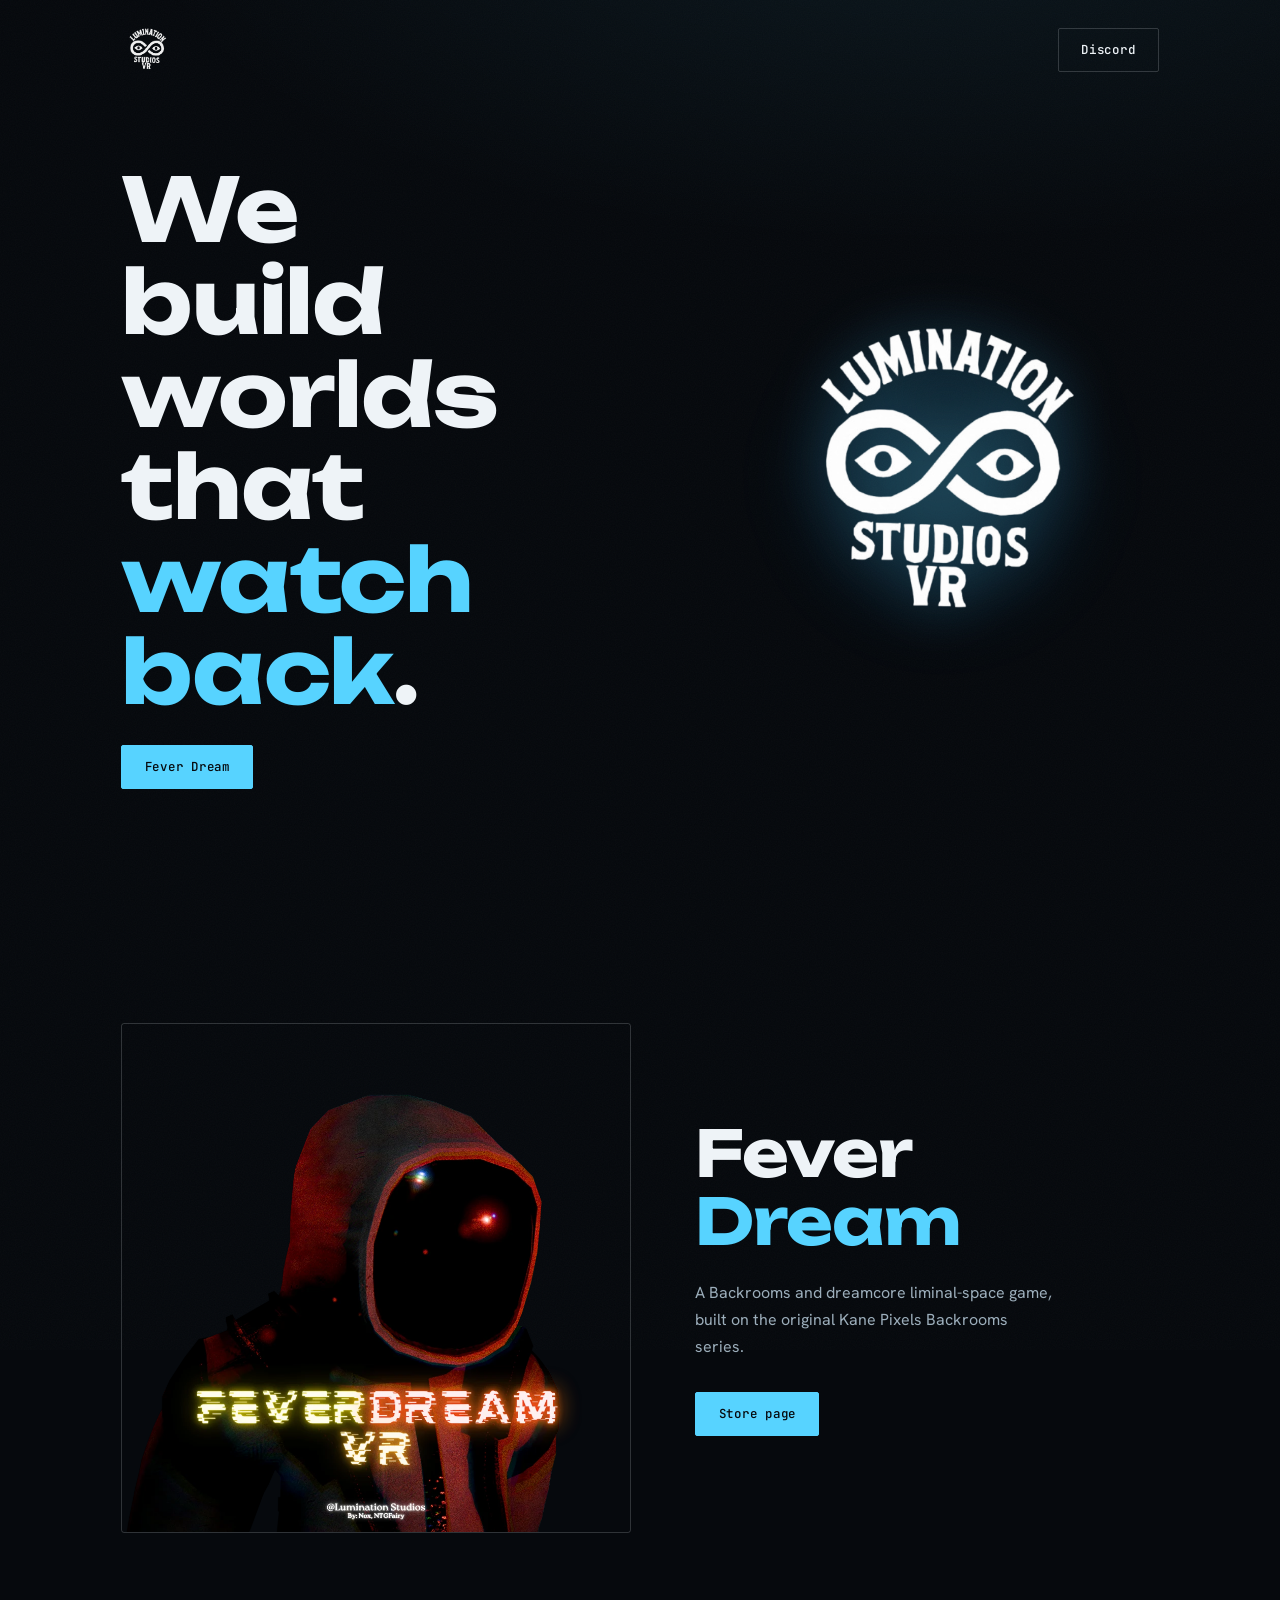
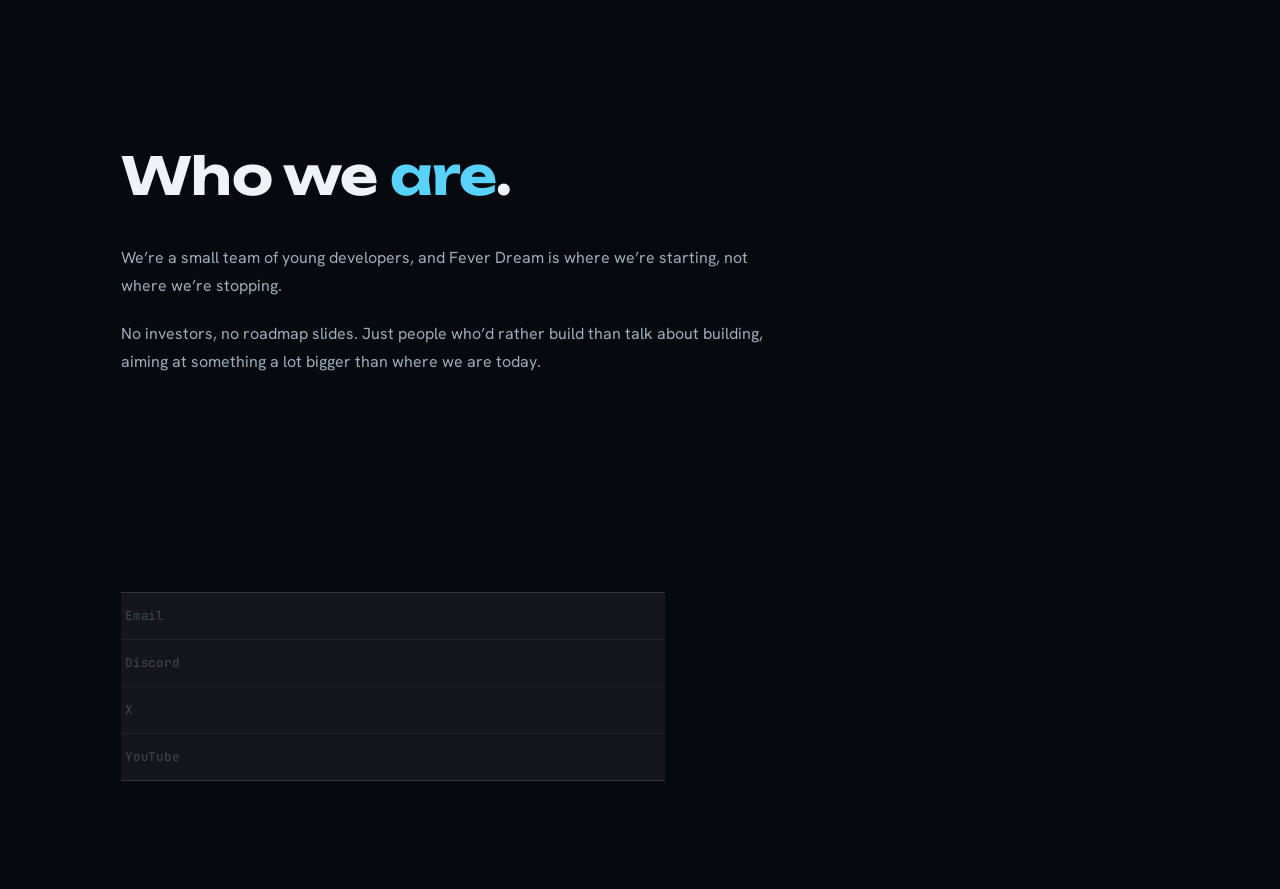
<file: index.html>
<!DOCTYPE html>
<html lang="en">
<head>
<meta charset="utf-8" />
<meta name="viewport" content="width=device-width, initial-scale=1" />
<title>Lumination Studios VR: Developers of Fever Dream</title>

<!-- Set before first paint. The hero's fade is gated on .js so a JS-less
     visitor gets the page fully visible instead of blank. -->
<script>document.documentElement.classList.add("js");</script>

<!-- TODO(CONTENT): rewrite once studio copy is finalised. -->
<meta name="description" content="Lumination Studios VR, a virtual reality studio. We make Fever Dream." />
<meta name="theme-color" content="#08080b" />

<meta property="og:type" content="website" />
<meta property="og:title" content="Lumination Studios VR" />
<meta property="og:description" content="A virtual reality studio. We make Fever Dream." />
<meta property="og:image" content="assets/logo-lumination.png" />
<meta name="twitter:card" content="summary_large_image" />

<link rel="icon" href="assets/logo-lumination.png" />
<link rel="preconnect" href="https://fonts.googleapis.com" />
<link rel="preconnect" href="https://fonts.gstatic.com" crossorigin />
<link href="https://fonts.googleapis.com/css2?family=Hanken+Grotesk:wght@400;500&family=JetBrains+Mono:wght@400;500&family=Unbounded:wght@500;700;800&display=swap" rel="stylesheet" />
<link rel="stylesheet" href="css/style.css" />
</head>
<body>

<div class="grain" aria-hidden="true"></div>

<a href="#main" class="skip">Skip to content</a>

<header class="nav">
  <a class="nav__brand" href="#" aria-label="Lumination Studios VR home">
    <img src="assets/logo-lumination.png" alt="" width="644" height="644" />
  </a>
  <a class="btn" href="https://discord.gg/feverdreamvr" target="_blank" rel="noopener">Discord</a>
</header>

<main id="main">

  <section class="hero">
    <div class="hero__mark">
      <img class="hero__logo" src="assets/logo-lumination.png"
           alt="Lumination Studios VR logo: an infinity symbol formed of two eyes."
           width="644" height="644" fetchpriority="high" />
    </div>

    <div class="hero__copy">
      <!-- TODO(COPY): placeholder headline, written to the eye/infinity mark. -->
      <h1 class="hero__title">We build worlds<br />that <em>watch back</em>.</h1>
      <div class="hero__cta">
        <a class="btn btn--primary" href="#work">Fever Dream</a>
      </div>
    </div>
  </section>

  <section class="feature" id="work">
    <div class="feature__media">
      <img src="assets/fever-dream-key-art.webp"
           alt="Fever Dream VR key art: a hooded, faceless figure lit by scattered glints of colour, with a glitching FEVERDREAM VR logo below."
           width="1000" height="1000" loading="lazy" />
    </div>

    <div class="feature__body">
      <h2 class="feature__title">Fever <em>Dream</em></h2>

      <p class="feature__desc">A Backrooms and dreamcore liminal-space game, built on the original Kane Pixels Backrooms series.</p>

      <div class="feature__links">
        <a class="btn btn--primary" href="https://www.meta.com/experiences/quest/26451641771161792/?require_login=true" target="_blank" rel="noopener">Store page</a>
      </div>
    </div>
  </section>

  <section class="section" id="studio">
    <h2 class="section__title">Who we <em>are</em>.</h2>
    <div class="studio__text">
      <p>We&rsquo;re a small team of young developers, and Fever Dream is where we&rsquo;re starting, not where we&rsquo;re stopping.</p>
      <p>No investors, no roadmap slides. Just people who&rsquo;d rather build than talk about building, aiming at something a lot bigger than where we are today.</p>
    </div>
  </section>

  <section class="section" id="contact">
    <ul class="contact__links">
      <li><a class="is-disabled" aria-disabled="true" href="#" tabindex="-1">Email</a></li>
      <li><a class="is-disabled" aria-disabled="true" href="#" tabindex="-1">Discord</a></li>
      <li><a class="is-disabled" aria-disabled="true" href="#" tabindex="-1">X</a></li>
      <li><a class="is-disabled" aria-disabled="true" href="#" tabindex="-1">YouTube</a></li>
    </ul>
  </section>

</main>

<script src="js/main.js" defer></script>
</body>
</html>
</file>
<file: css/style.css>
/* Near-black, frost-lit, film grain. That's the whole kit.

   Motion policy: the hero fades up once on load. No scroll reveals,
   nothing follows the cursor, nothing loops. Don't animate a section
   in on scroll. It's the fastest way to make a page feel machine-made. */

:root {
  color-scheme: dark;

  --void:      #06090d;
  --void-2:    #0b131a;
  --void-3:    #121f29;
  --bone:      #eef3f7;
  --bone-dim:  #9caebb;
  --bone-mute: #64737d;

  --frost:      #57d3ff;
  --frost-deep: #1fa8ff;

  --line:      rgba(238, 243, 247, .10);
  --line-2:    rgba(238, 243, 247, .18);

  --display: "Unbounded", ui-sans-serif, system-ui, sans-serif;
  --body:    "Hanken Grotesk", ui-sans-serif, system-ui, sans-serif;
  --mono:    "JetBrains Mono", ui-monospace, SFMono-Regular, monospace;

  --gut: clamp(1.25rem, 4vw, 3.5rem);
  --max: 1140px;

  --ease: cubic-bezier(.2, .7, .3, 1);
}

/* reset */
*, *::before, *::after { box-sizing: border-box; }
* { margin: 0; }
html { -webkit-text-size-adjust: 100%; }
html:focus-within { scroll-behavior: smooth; }
img { display: block; max-width: 100%; }
a { color: inherit; }

body {
  background: var(--void);
  color: var(--bone);
  font-family: var(--body);
  font-size: clamp(1rem, .95rem + .2vw, 1.05rem);
  line-height: 1.6;
  -webkit-font-smoothing: antialiased;
  overflow-x: clip;
  /* one soft bloom behind the mark, so the page isn't flat black */
  background-image: radial-gradient(100vw 60vh at 72% -10%, rgba(87, 211, 255, .07), transparent 62%);
  background-attachment: fixed;
}

::selection { background: var(--frost); color: var(--void); }

.skip {
  position: fixed; top: -100px; left: 1rem; z-index: 100;
  background: var(--frost); color: var(--void);
  padding: .7rem 1.1rem; border-radius: 2px;
  font: 500 .85rem/1 var(--mono); text-decoration: none;
  transition: top .2s var(--ease);
}
.skip:focus { top: 1rem; }

:focus-visible { outline: 2px solid var(--frost); outline-offset: 3px; border-radius: 2px; }

/* grain: the only thing still moving */
.grain {
  position: fixed; inset: -50%; z-index: 1; pointer-events: none;
  opacity: .03;
  background-image: url("data:image/svg+xml,%3Csvg xmlns='http://www.w3.org/2000/svg' width='200' height='200'%3E%3Cfilter id='n'%3E%3CfeTurbulence type='fractalNoise' baseFrequency='.85' numOctaves='3'/%3E%3C/filter%3E%3Crect width='200' height='200' filter='url(%23n)'/%3E%3C/svg%3E");
  animation: grain 6s steps(4) infinite;
  will-change: transform;
}
@keyframes grain {
  0%,100% { transform: translate(0,0); }
  25%     { transform: translate(-2%, 1%); }
  50%     { transform: translate(1%, -2%); }
  75%     { transform: translate(2%, 2%); }
}

main, .nav { position: relative; z-index: 2; }

/* type */
h1, h2 { font-family: var(--display); font-weight: 700; line-height: 1.05; letter-spacing: -.015em; text-wrap: balance; }
h1 em, h2 em { font-style: normal; color: var(--frost); }

.nav {
  display: flex; flex-wrap: wrap; align-items: center; justify-content: space-between;
  gap: 1rem 1.5rem;
  padding: 1.5rem var(--gut);
  max-width: var(--max);
  margin-inline: auto;
}
.nav__brand { display: block; line-height: 0; }
.nav__brand img { width: 52px; height: 52px; opacity: .95; }

.hero {
  max-width: var(--max);
  margin-inline: auto;
  padding: clamp(2rem, 7vh, 5rem) var(--gut) clamp(5rem, 14vh, 9rem);
  display: grid;
  grid-template-columns: minmax(0, 1fr) minmax(0, .8fr);
  align-items: center;
  gap: clamp(2rem, 5vw, 5rem);
}

/* grid-row is NOT optional on either hero child. With only a definite
   column, auto-placement puts the copy in row 2 (the cursor has already
   passed column 1 after the mark lands), which reopens a dead void
   top-left. Pin both. */
.hero__copy { grid-column: 1; grid-row: 1; max-width: 36ch; }
.hero__title { font-size: clamp(2.75rem, 7.5vw, 5.5rem); margin-bottom: 1.75rem; }

.hero__mark {
  grid-column: 2; grid-row: 1;
  position: relative;
  display: grid; place-items: center;
  isolation: isolate;
}
.hero__mark::before {
  content: ""; position: absolute; z-index: -1;
  width: 76%; aspect-ratio: 1; border-radius: 50%;
  background: radial-gradient(circle, rgba(87,211,255,.26), rgba(31,168,255,.10) 45%, transparent 70%);
  filter: blur(30px);
}
.hero__logo {
  width: min(100%, 360px); height: auto;
  filter: drop-shadow(0 0 30px rgba(87, 211, 255, .24));
}

.hero__cta { display: flex; flex-wrap: wrap; gap: .75rem; }

@media (max-width: 820px) {
  .hero {
    grid-template-columns: 1fr;
    padding-bottom: clamp(3rem, 8vh, 5rem);
  }
  .hero__mark { grid-column: 1; grid-row: 1; justify-self: start; }
  .hero__copy { grid-column: 1; grid-row: 2; max-width: none; }
  .hero__logo { width: min(100%, 260px); }
}

/* the hero fades up, once, on load */
@keyframes rise { from { opacity: 0; } to { opacity: 1; } }
.js .hero__mark { animation: rise 1.4s var(--ease) both; }
.js .hero__copy { animation: rise 1.2s var(--ease) .2s both; }

.btn {
  display: inline-flex; align-items: center;
  min-height: 44px;
  padding: .8rem 1.4rem;
  border: 1px solid var(--line-2);
  border-radius: 2px;
  font: 500 .78rem/1 var(--mono);
  letter-spacing: .06em;
  text-decoration: none; color: var(--bone);
  touch-action: manipulation;
  -webkit-tap-highlight-color: transparent;
  /* no translateY lift on hover; these light up instead */
  transition: background .3s var(--ease), border-color .3s var(--ease), color .3s var(--ease);
}
.btn:hover { border-color: var(--frost); color: var(--frost); }

.btn--primary { background: var(--frost); color: var(--void); border-color: var(--frost); }
.btn--primary:hover { background: var(--frost-deep); border-color: var(--frost-deep); color: var(--void); }

/* NOTE: don't put `border-style` on .is-disabled; on elements with no
   border declared it resolves against the default `medium` width and
   paints a 3px currentColor border out of nowhere. */
.is-disabled { opacity: .4; cursor: not-allowed; pointer-events: none; text-decoration: none; }
.btn.is-disabled { border-style: dashed; }

.section {
  max-width: var(--max);
  margin-inline: auto;
  padding: clamp(4rem, 12vh, 7rem) var(--gut);
}
.section__title { font-size: clamp(2rem, 4.5vw, 3.25rem); margin-bottom: 2.5rem; }

.studio__text { display: grid; gap: 1.25rem; max-width: 42rem; }
.studio__text p { font-size: clamp(1rem, 1.2vw, 1.1rem); line-height: 1.75; color: var(--bone-dim); }

.feature {
  max-width: var(--max);
  margin-inline: auto;
  padding: clamp(4rem, 12vh, 7rem) var(--gut);
  display: grid;
  grid-template-columns: minmax(0, 1.1fr) minmax(0, 1fr);
  gap: clamp(2rem, 5vw, 4rem);
  align-items: center;
}
.feature__media img { width: 100%; height: auto; border: 1px solid var(--line-2); border-radius: 3px; }
.feature__title { font-size: clamp(2.25rem, 5.5vw, 4rem); margin-bottom: 1.5rem; }
.feature__desc { font-size: 1rem; line-height: 1.7; color: var(--bone-dim); max-width: 40ch; }
.feature__links { display: flex; flex-wrap: wrap; gap: .7rem; margin-top: 2rem; }

@media (max-width: 820px) {
  .feature { grid-template-columns: 1fr; }
}

.contact__links {
  list-style: none; padding: 0;
  display: grid; gap: 1px;
  background: var(--line);
  border-block: 1px solid var(--line);
  max-width: 34rem;
}
.contact__links a {
  display: block; padding: 1.05rem .25rem;
  background: var(--void);
  font: 500 .78rem/1 var(--mono);
  letter-spacing: .06em;
  text-decoration: none;
  touch-action: manipulation;
  -webkit-tap-highlight-color: transparent;
  transition: background .3s var(--ease), color .3s var(--ease), padding-left .3s var(--ease);
}
.contact__links a:not(.is-disabled):hover {
  background: var(--void-3); color: var(--frost); padding-left: 1rem;
}
.contact__links a.is-disabled { color: var(--bone-mute); }

/* placeholder slots: deliberately obvious, deliberately terse.
   The page shows WHERE content is missing; PLACEHOLDERS.md explains
   WHAT goes there. Don't put instructions back on the page. */

.slot {
  position: relative;
  min-height: 5rem;
  border: 1px dashed rgba(87, 211, 255, .4);
  border-radius: 3px;
  background: rgba(87, 211, 255, .035);
  margin: 1.25rem 0;
}
.slot__chip {
  position: absolute; top: 50%; left: 50%;
  transform: translate(-50%, -50%);
  font: 500 .66rem/1 var(--mono);
  letter-spacing: .1em; text-transform: uppercase;
  color: var(--frost);
  white-space: nowrap;
}
.slot--wide { max-width: 34rem; }
.slot--media { aspect-ratio: 16 / 9; margin: 0; }

@media (prefers-reduced-motion: reduce) {
  html:focus-within { scroll-behavior: auto; }
  *, *::before, *::after {
    animation-duration: .01ms !important;
    animation-iteration-count: 1 !important;
    transition-duration: .01ms !important;
  }
  .grain { animation: none; }
}
</file>
